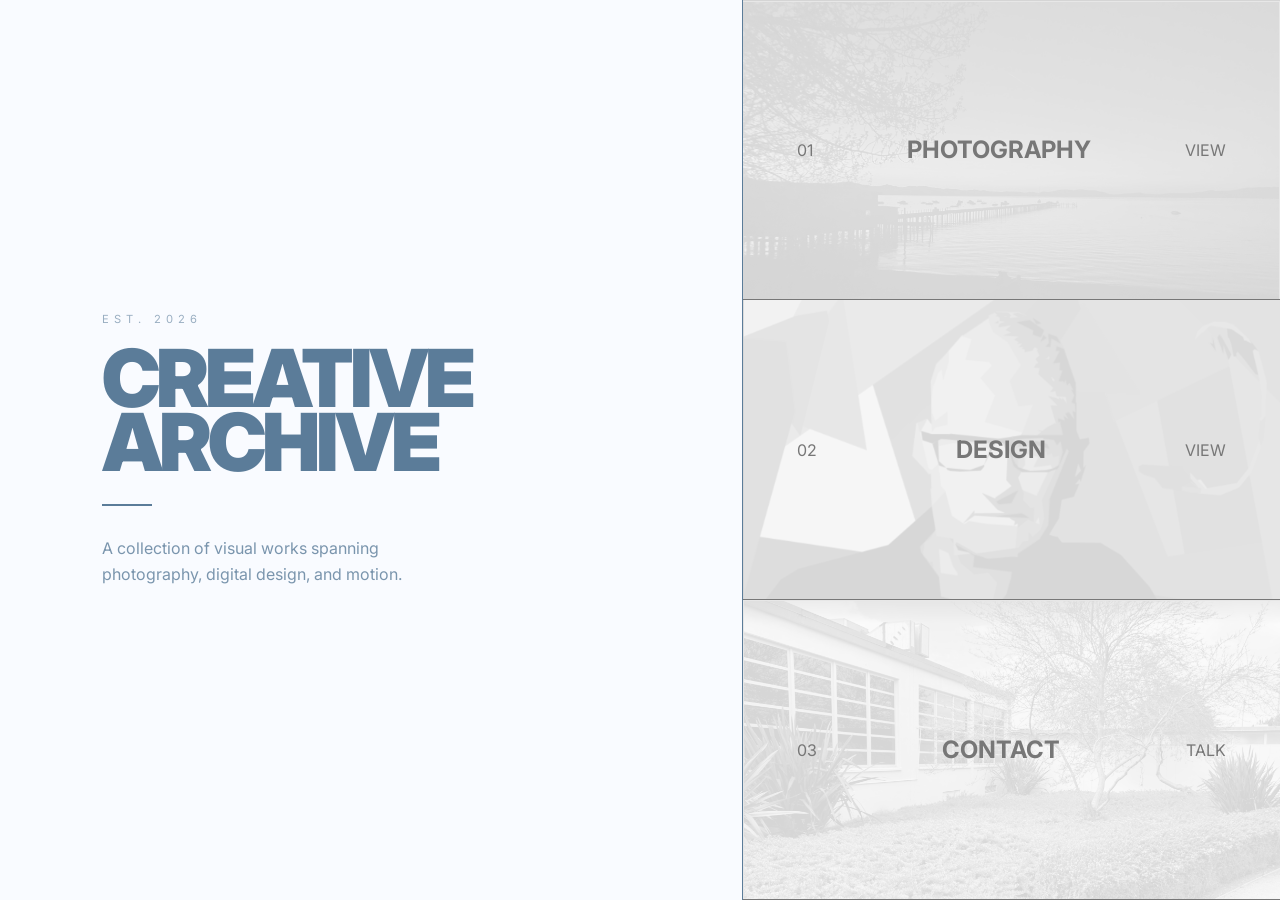
<file: index.html>
<!DOCTYPE html>
<html lang="en">
<head>
    <meta charset="UTF-8">
    <meta name="viewport" content="width=device-width, initial-scale=1.0">
    <title>Studio | Portfolio</title>
    <link rel="stylesheet" href="style.css">
    <link href="https://fonts.googleapis.com/css2?family=Inter:wght@400;900&display=swap" rel="stylesheet">
</head>
<body>

    <div class="index-wrapper">
        <div class="index-left">
            <p style="font-size: 0.7rem; letter-spacing: 5px; margin-bottom: 20px; opacity: 0.6;">EST. 2026</p>
            <h1>Creative<br>Archive</h1>
            <div style="width: 50px; height: 2px; background: var(--blue); margin: 30px 0;"></div>
            <p style="max-width: 300px; line-height: 1.6; opacity: 0.8;">
                A collection of visual works spanning photography, digital design, and motion.
            </p>
        </div>

        <div class="index-right">
            
            <a href="photography.html" class="nav-card photo-bg">
                <span>01</span>
                <h2>PHOTOGRAPHY</h2>
                <span>VIEW</span>
            </a>

            <a href="design.html" class="nav-card design-bg">
                <span>02</span>
                <h2>DESIGN</h2>
                <span>VIEW</span>
            </a>

            <a href="contact.html" class="nav-card contact-bg">
                <span>03</span>
                <h2>CONTACT</h2>
                <span>TALK</span>
            </a>

        </div>
    </div>

</body>
</html>
</file>
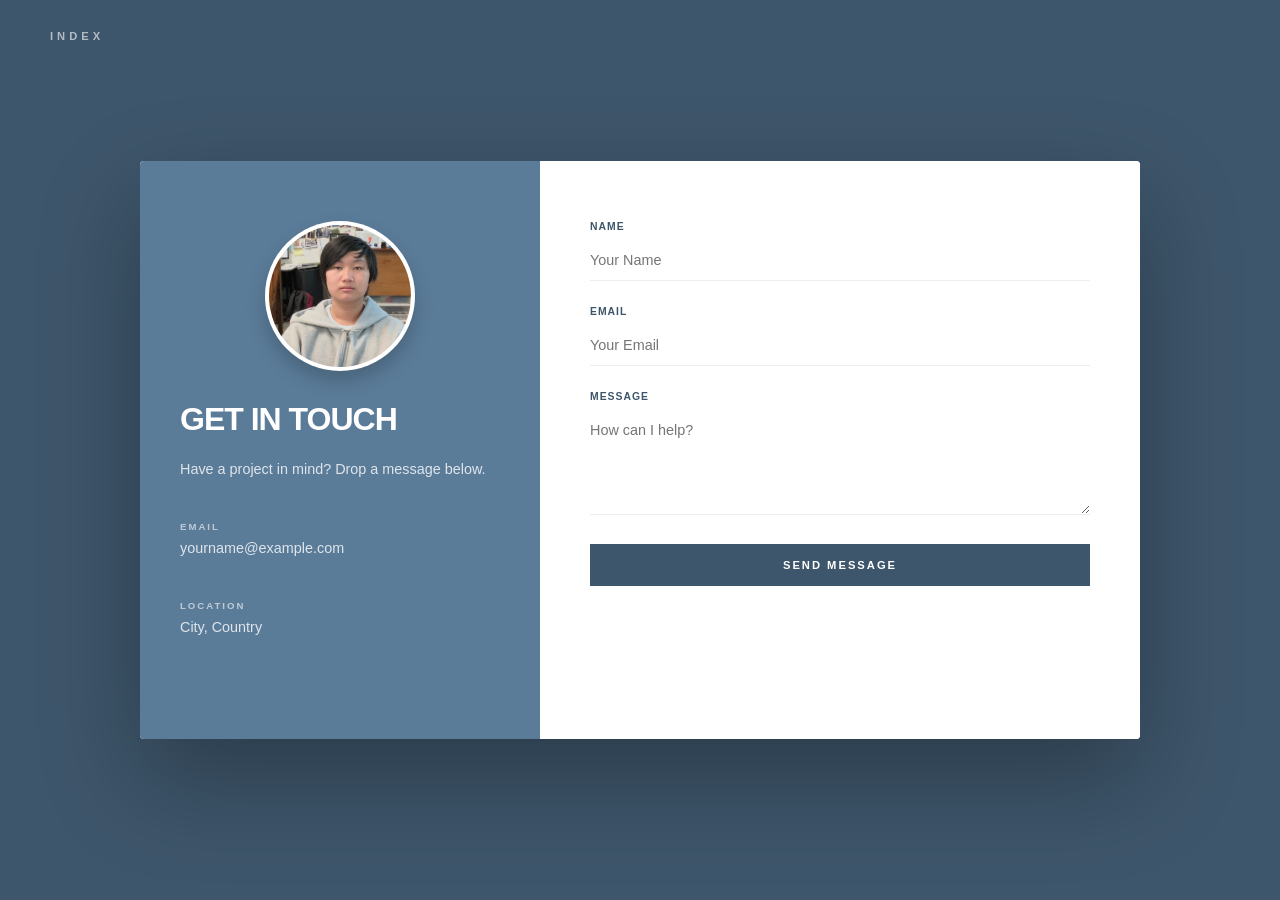
<file: contact.html>
<!DOCTYPE html>
<html lang="en">
<head>
    <meta charset="UTF-8">
    <title>Contact</title>
    <link rel="stylesheet" href="style.css">
</head>
<body class="contact-page-body">
    <nav class="top-nav"><a href="index.html">INDEX</a></nav>
    
    <div class="contact-container">
        <div class="contact-card">
            <div class="contact-info">
                <div class="profile-area">
                    <img src="Screenshot 2026-03-06 223639.png" class="profile-photo" alt="My Profile">
                </div>
                
                <h2>GET IN TOUCH</h2>
                <p>Have a project in mind? Drop a message below.</p>
                
                <div class="contact-details">
                    <div class="detail-item">
                        <span>EMAIL</span>
                        <p>yourname@example.com</p>
                    </div>
                    <div class="detail-item">
                        <span>LOCATION</span>
                        <p>City, Country</p>
                    </div>
                </div>
            </div>

            <form class="contact-form">
                <div class="form-group">
                    <label>NAME</label>
                    <input type="text" placeholder="Your Name" required>
                </div>
                <div class="form-group">
                    <label>EMAIL</label>
                    <input type="email" placeholder="Your Email" required>
                </div>
                <div class="form-group">
                    <label>MESSAGE</label>
                    <textarea placeholder="How can I help?" rows="5" required></textarea>
                </div>
                <button type="submit" class="submit-btn">SEND MESSAGE</button>
            </form>
        </div>
    </div>
</body>
</html>
</file>
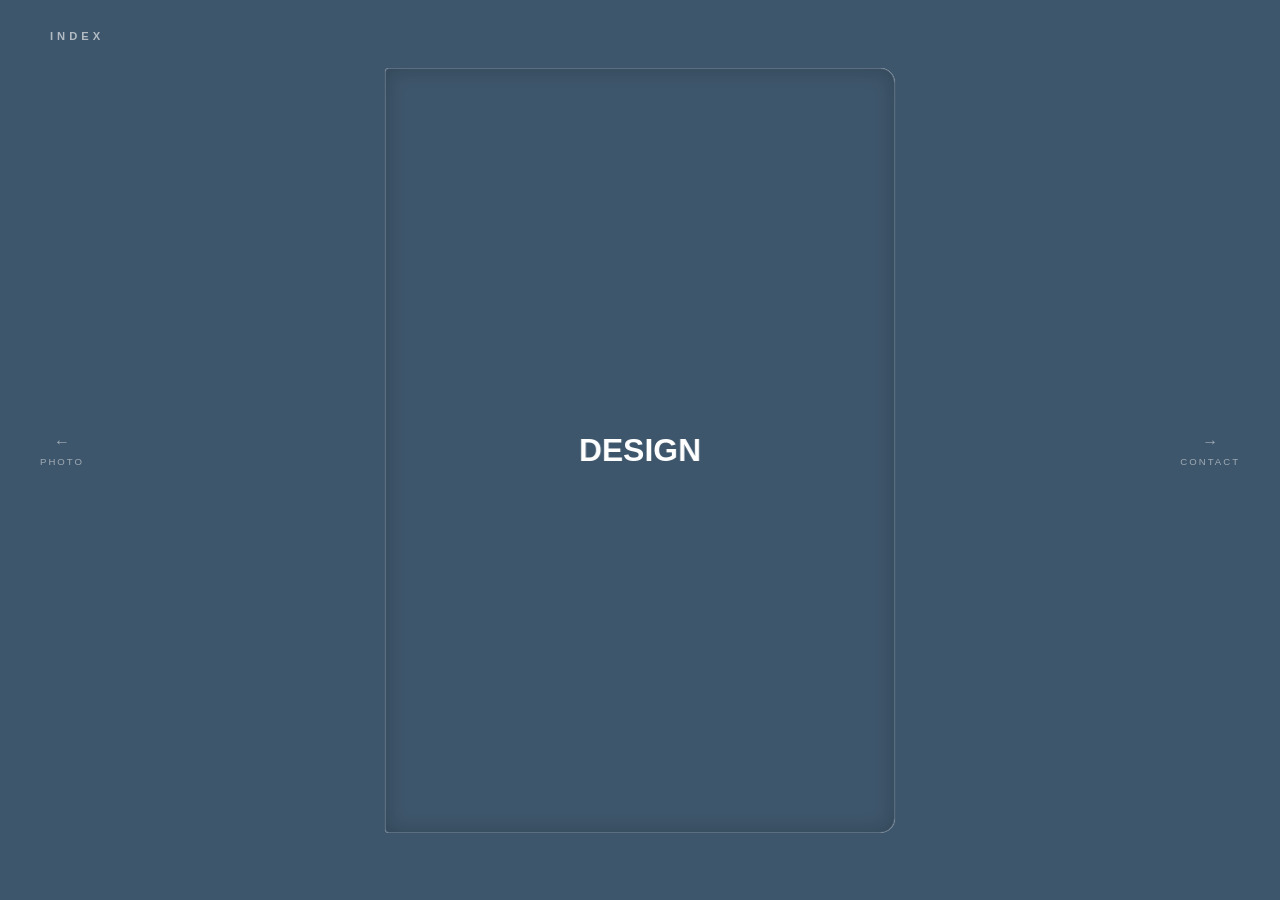
<file: design.html>
<!DOCTYPE html>
<html lang="en">
<head>
    <meta charset="UTF-8">
    <title>Design</title>
    <link rel="stylesheet" href="style.css">
</head>
<body class="book-page-body">
    <nav class="top-nav"><a href="index.html">INDEX</a></nav>
    <a href="photography.html" class="side-nav left"><span class="arrow">←</span><span class="nav-label">PHOTO</span></a>
    <a href="contact.html" class="side-nav right"><span class="arrow">→</span><span class="nav-label">CONTACT</span></a>

    <div class="book-wrapper">
        <div class="book" id="myBook" onclick="toggle()">
            <div class="page" id="cover">
                <div class="front design-cover-style"><h1>DESIGN</h1></div>
                <div class="back">
                    <div class="design-layout-2">
                        <div class="img-slot"><img src="" class="shuffled-img"></div>
                        <div class="img-slot"><img src="" class="shuffled-img"></div>
                    </div>
                </div>
            </div>
            <div class="page" id="basePage">
                <div class="front">
                    <div class="design-layout-3">
                        <div class="img-slot"><img src="" class="shuffled-img"></div>
                        <div class="img-slot"><img src="" class="shuffled-img"></div>
                        <div class="img-slot"><img src="" class="shuffled-img"></div>
                    </div>
                </div>
            </div>
        </div>
    </div>

    <script>
        // Update this list with your actual design filenames
        const designPool = [
            'cubism project.png', 'painting.png', 'painting 2.png', 'Screenshot 2026-03-06 224448.png', 
            'Screenshot 2026-03-06 224523.png', 'Screenshot 2026-03-06 224629.png', 'Screenshot 2026-03-06 224701.png', 'Screenshot 2026-03-06 224731.png', 'Screenshot 2026-03-06 224753.png', 'Screenshot 2026-03-06 224826.png'
        ];

        let activeDesigns = [];

        window.onload = () => {
            const imgElements = document.querySelectorAll('.shuffled-img');
            
            let shuffled = [...designPool].sort(() => 0.5 - Math.random());
            activeDesigns = shuffled.slice(0, 5);
            
            imgElements.forEach((img, i) => {
                img.src = activeDesigns[i];
            });

            setInterval(rotateDesign, 4000);
        };

        function rotateDesign() {
            const imgElements = document.querySelectorAll('.shuffled-img');
            const slotIndex = Math.floor(Math.random() * imgElements.length);
            const targetImg = imgElements[slotIndex];

            const available = designPool.filter(src => !activeDesigns.includes(src));
            const newSrc = available[Math.floor(Math.random() * available.length)];

            targetImg.classList.add('fade-out');
            setTimeout(() => {
                targetImg.src = newSrc;
                activeDesigns[slotIndex] = newSrc;
                targetImg.classList.remove('fade-out');
            }, 800);
        }

        function toggle() {
            const b = document.getElementById('myBook'), c = document.getElementById('cover');
            if(b.classList.contains('open')) { 
                b.classList.remove('open'); c.classList.remove('flipped');
                setTimeout(() => { c.style.zIndex = "10"; }, 600);
            } else { 
                b.classList.add('open'); c.classList.add('flipped');
                setTimeout(() => { c.style.zIndex = "1"; }, 600);
            }
        }
    </script>
</body>
</html>
</file>
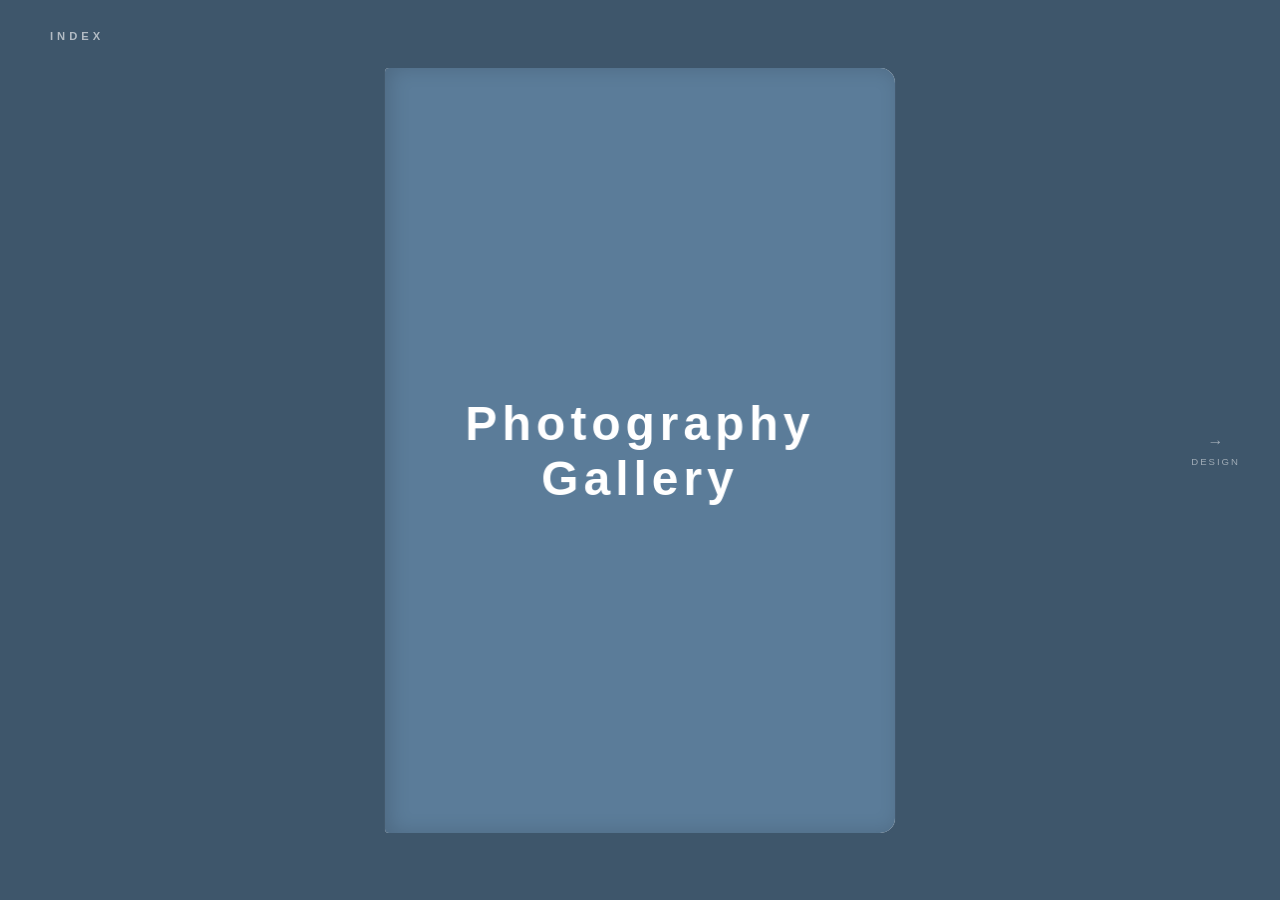
<file: photography.html>
<!DOCTYPE html>
<html lang="en">
<head>
    <meta charset="UTF-8">
    <title>Photography</title>
    <link rel="stylesheet" href="style.css">
</head>
<body class="book-page-body">
    <nav class="top-nav"><a href="index.html">INDEX</a></nav>
    <a href="design.html" class="side-nav right"><span class="arrow">→</span><span class="nav-label">DESIGN</span></a>

    <div class="book-wrapper">
        <div class="book" id="myBook" onclick="toggleBook()">
            <div class="page" id="cover">
                <div class="front photo-cover-style"><h1>Photography Gallery</h1></div>
                <div class="back">
                    <div class="photo-layout-2">
                        <div class="img-slot"><img src="" class="shuffled-img tall-img"></div>
                        <div class="img-slot"><img src="" class="shuffled-img tall-img"></div>
                    </div>
                </div>
            </div>
            <div class="page" id="basePage">
                <div class="front">
                    <div class="photo-layout-3">
                        <div class="img-slot"><img src="" class="shuffled-img wide-img"></div>
                        <div class="img-slot"><img src="" class="shuffled-img wide-img"></div>
                        <div class="img-slot"><img src="" class="shuffled-img wide-img"></div>
                    </div>
                </div>
            </div>
        </div>
    </div>

    <script>
        // 1. ORGANIZE YOUR PHOTOS BY SHAPE
        const photoPool = {
            tall: ['tuffman.png', 'broryan.png', 'Screenshot 2026-03-06 224005.png', 'Screenshot 2026-03-06 224111.png'], // Vertical shots
            wide: ['garden.png', 'tree.png', 'thesunset.png', 'castle.png', 'village.png', 'Screenshot 2026-03-06 224236.png'] // Horizontal shots
        };

        let activePhotos = { tall: [], wide: [] };

        function toggleBook() {
            const book = document.getElementById('myBook');
            const cover = document.getElementById('cover');
            
            if (book.classList.contains('open')) {
                book.classList.remove('open');
                cover.classList.remove('flipped');
                setTimeout(() => { cover.style.zIndex = "10"; }, 600);
            } else {
                book.classList.add('open');
                cover.classList.add('flipped');
                setTimeout(() => { cover.style.zIndex = "1"; }, 600);
            }
        }

        // 3. SMART ROTATION LOGIC
        window.onload = () => {
            const imgElements = document.querySelectorAll('.shuffled-img');
            
            // Initial load - match shape to slot
            imgElements.forEach(img => {
                const type = img.classList.contains('tall-img') ? 'tall' : 'wide';
                const available = photoPool[type].filter(src => !activePhotos[type].includes(src));
                
                if (available.length > 0) {
                    const randomImg = available[Math.floor(Math.random() * available.length)];
                    img.src = randomImg;
                    activePhotos[type].push(randomImg);
                }
            });

            // Rotate every 4 seconds
            setInterval(() => {
                const slotIndex = Math.floor(Math.random() * imgElements.length);
                const targetImg = imgElements[slotIndex];
                
                // Figure out if the target slot wants a tall or wide image
                const type = targetImg.classList.contains('tall-img') ? 'tall' : 'wide';

                // Find images of that shape that aren't currently on the screen
                const available = photoPool[type].filter(src => !activePhotos[type].includes(src));
                
                if (available.length > 0) {
                    const newSrc = available[Math.floor(Math.random() * available.length)];

                    targetImg.classList.add('fade-out');
                    setTimeout(() => {
                        targetImg.src = newSrc;
                        
                        // Update the active tracker
                        const oldSrcIndex = activePhotos[type].indexOf(targetImg.getAttribute('src'));
                        if (oldSrcIndex > -1) activePhotos[type].splice(oldSrcIndex, 1);
                        activePhotos[type].push(newSrc);
                        
                        targetImg.classList.remove('fade-out');
                    }, 800);
                }
            }, 4000);
        };
    </script>
</body>
</html>
</file>
<file: style.css>
/* --- 1. CORE SETTINGS --- */
:root {
    --blue: #5B7C99; 
    --white: #F9FBFF;
    --dark: #3E566B; 
    --paper: #ffffff;
}

* { margin: 0; padding: 0; box-sizing: border-box; }
body { background-color: var(--white); color: var(--blue); font-family: 'Inter', sans-serif; }

/* --- 2. INDEX PAGE --- */
.index-wrapper { display: flex; height: 100vh; width: 100vw; }
.index-left { flex: 1; padding: 100px 8%; display: flex; flex-direction: column; justify-content: center; border-right: 1px solid var(--blue); background: var(--white); }
.index-left h1 { font-size: clamp(3rem, 8vw, 5rem); font-weight: 900; text-transform: uppercase; letter-spacing: -4px; line-height: 0.8; }
.index-right { flex: 1; display: flex; flex-direction: column; }
.nav-card { flex: 1; display: flex; align-items: center; justify-content: space-between; padding: 0 10%; text-decoration: none; color: var(--blue); position: relative; overflow: hidden; border-bottom: 1px solid var(--blue); filter: grayscale(100%); transition: 0.5s; }
.nav-card::before { content: ''; position: absolute; inset: 0; background: rgba(249, 251, 255, 0.85); z-index: 1; transition: 0.5s; }
.nav-card:hover { color: var(--white); filter: grayscale(0%); padding-left: 12%; }
.nav-card:hover::before { background: rgba(91, 124, 153, 0.7); }
.nav-card h2, .nav-card span { z-index: 2; position: relative; }

.photo-bg { background-image: url('thesunset.png'); background-size: cover; }
.design-bg { background-image: url('cubism project.png'); background-size: cover; }
.contact-bg { background-image: url('garden.png'); background-size: cover; }

/* --- 3. NAVIGATION --- */
.top-nav { position: fixed; top: 30px; left: 0; width: 100%; padding: 0 50px; display: flex; justify-content: space-between; z-index: 999; }
.top-nav a { color: white; text-decoration: none; font-size: 0.7rem; letter-spacing: 4px; font-weight: 900; opacity: 0.6; }
.side-nav { position: fixed; top: 50%; transform: translateY(-50%); display: flex; flex-direction: column; align-items: center; text-decoration: none; color: white; z-index: 999; opacity: 0.5; transition: 0.3s; }
.side-nav.left { left: 40px; }
.side-nav.right { right: 40px; }
.nav-label { font-size: 0.6rem; letter-spacing: 2px; margin-top: 5px; text-transform: uppercase; }

/* --- 4. 3D SCENE SETUP --- */
body.book-page-body { 
    background-color: var(--dark) !important; 
    height: 100vh; 
    display: flex; 
    justify-content: center; 
    align-items: center; 
    perspective: 2500px; 
    overflow: hidden; 
}

/* FIXED: This new wrapper handles the drop-down on load so the book is free to slide smoothly! */
.book-wrapper {
    animation: slideFromTop 1.2s cubic-bezier(0.22, 1, 0.36, 1) forwards;
}

/* --- 5. ENLARGED BOOK MODULE --- */
.book { 
    height: min(85vh, 1000px); 
    /* FIXED: Ensures a single page is never wider than 40% of your screen */
    max-width: 40vw; 
    aspect-ratio: 4 / 5; 
    
    position: relative; 
    transform-style: preserve-3d; 
    /* The slide will now be buttery smooth */
    transition: transform 1.2s cubic-bezier(0.4, 0, 0.2, 1); 
    cursor: pointer;
    transform: rotateY(-5deg);
}

/* FIXED: No !important needed anymore. Clean, smooth slide. */
.book.open { 
    transform: translateX(50%) rotateY(0deg); 
}

#cover { z-index: 10; transform: rotateY(0deg); }
#basePage { z-index: 1; }

.page { position: absolute; inset: 0; transform-origin: left; transform-style: preserve-3d; transition: transform 1.2s cubic-bezier(0.4, 0, 0.2, 1); backface-visibility: hidden; }
.front, .back { 
    position: absolute; 
    inset: 0; 
    backface-visibility: hidden; 
    padding: clamp(20px, 4vw, 50px); 
    background: #fff; 
    border-radius: 4px 15px 15px 4px; 
    box-shadow: inset 5px 0 20px rgba(0,0,0,0.15); 
}

.photo-cover-style { background: var(--blue) !important; color: white; display: flex !important; align-items: center; justify-content: center; }
.photo-cover-style h1 { font-size: clamp(2rem, 4vw, 3rem); letter-spacing: 5px; text-align: center; }

.design-cover-style { background: var(--dark) !important; color: white; display: flex !important; align-items: center; justify-content: center; border: 1px solid rgba(255,255,255,0.15); box-shadow: inset 0 0 20px rgba(0,0,0,0.2); }

#cover.flipped { transform: rotateY(-175deg); }
#cover .back { transform: rotateY(180deg); }

/* --- 6. DEFAULT CONTACT PAGE --- */
.contact-page-body {
    background-color: var(--dark);
    min-height: 100vh;
    display: flex;
    justify-content: center;
    align-items: center;
    padding: 20px;
    perspective: 2000px;
}

.contact-container {
    width: 100%;
    max-width: 1000px;
    animation: slideFromTop 1s cubic-bezier(0.22, 1, 0.36, 1) forwards;
}

.contact-card {
    background: white;
    display: grid;
    grid-template-columns: 1fr 1.5fr;
    border-radius: 4px;
    overflow: hidden;
    box-shadow: 0 40px 100px rgba(0,0,0,0.3);
}

.contact-info {
    background: var(--blue);
    color: white;
    padding: 60px 40px;
}

.contact-info h2 { font-size: 2rem; letter-spacing: -1px; margin-bottom: 20px; }
.contact-info p { font-size: 0.9rem; line-height: 1.6; opacity: 0.8; margin-bottom: 40px; }

.detail-item { margin-bottom: 25px; }
.detail-item span { display: block; font-size: 0.6rem; font-weight: 900; letter-spacing: 2px; margin-bottom: 5px; opacity: 0.6; }

.contact-form { padding: 60px 50px; background: white; }
.form-group { margin-bottom: 25px; }
.form-group label { display: block; font-size: 0.65rem; font-weight: 900; letter-spacing: 1px; margin-bottom: 8px; color: var(--dark); }

.form-group input, .form-group textarea {
    width: 100%;
    padding: 12px 0;
    border: none;
    border-bottom: 1px solid #eee;
    font-family: inherit;
    font-size: 0.9rem;
    outline: none;
    transition: 0.3s;
}
.form-group input:focus, .form-group textarea:focus { border-bottom-color: var(--blue); }

.submit-btn {
    background: var(--dark);
    color: white;
    border: none;
    padding: 15px 30px;
    font-weight: 900;
    font-size: 0.7rem;
    letter-spacing: 2px;
    cursor: pointer;
    transition: 0.3s;
    width: 100%;
}
.submit-btn:hover { background: var(--blue); transform: translateY(-2px); }

/* --- 7. SHARED ANIMATIONS --- */
@keyframes slideFromTop {
    0% { transform: translateY(-100vh) rotateX(-15deg); opacity: 0; }
    60% { transform: translateY(30px) rotateX(0deg); }
    100% { transform: translateY(0) rotateX(0deg); opacity: 1; }
}

/* --- 8. PHOTO GRID & ROTATION EFFECTS --- */
.photo-layout-2, .photo-layout-3 {
    display: grid;
    gap: 15px;
    height: 100%;
    width: 100%;
}

.photo-layout-2 { grid-template-columns: 1fr 1fr; }

.photo-layout-3 { 
    grid-template-columns: 1fr 1fr;
    grid-template-rows: 2fr 1fr; 
}
.photo-layout-3 .img-slot:first-child { grid-column: span 2; }


/* --- NEW: Design layout with stacked horizontal wide boxes --- */
.design-layout-2 {
    display: grid;
    grid-template-rows: 1fr 1fr; 
    gap: 15px;
    height: 100%;
    width: 100%;
}

.design-layout-3 {
    display: grid;
    grid-template-rows: 1fr 1fr 1fr; 
    gap: 15px;
    height: 100%;
    width: 100%;
}


.img-slot {
    width: 100%;
    height: 100%;
    overflow: hidden;
    background: #f4f4f4;
    border-radius: 4px;
    box-shadow: 0 4px 10px rgba(0,0,0,0.05);
}

.img-slot img {
    width: 100%;
    height: 100%;
    object-fit: cover;
    transition: transform 0.6s cubic-bezier(0.22, 1, 0.36, 1), opacity 0.8s ease-in-out;
    opacity: 1;
}

.img-slot img.fade-out {
    opacity: 0;
}

.img-slot img:hover { transform: scale(1.08); }

.profile-area { margin-bottom: 30px; display: flex; justify-content: center; }
.profile-photo {
    width: 150px;
    height: 150px;
    border-radius: 50%;
    border: 4px solid rgba(255,255,255,0.4);
    object-fit: cover;
    background: #fff;
    box-shadow: 0 10px 20px rgba(0,0,0,0.2);
}

/* --- 9. MOBILE & TABLET RESPONSIVE --- */
@media (max-width: 1024px) {
    .contact-card { grid-template-columns: 1fr; }
    .contact-info { padding: 40px; }
    
    .book { 
        max-width: 80vw; /* Allows the book to be wider on small screens */
        height: 60vh; 
        aspect-ratio: 4 / 5;
        transform: rotateY(0deg); 
    }
    
    .book.open { 
        transform: translateX(0) scale(0.9); 
    }
}
</file>
